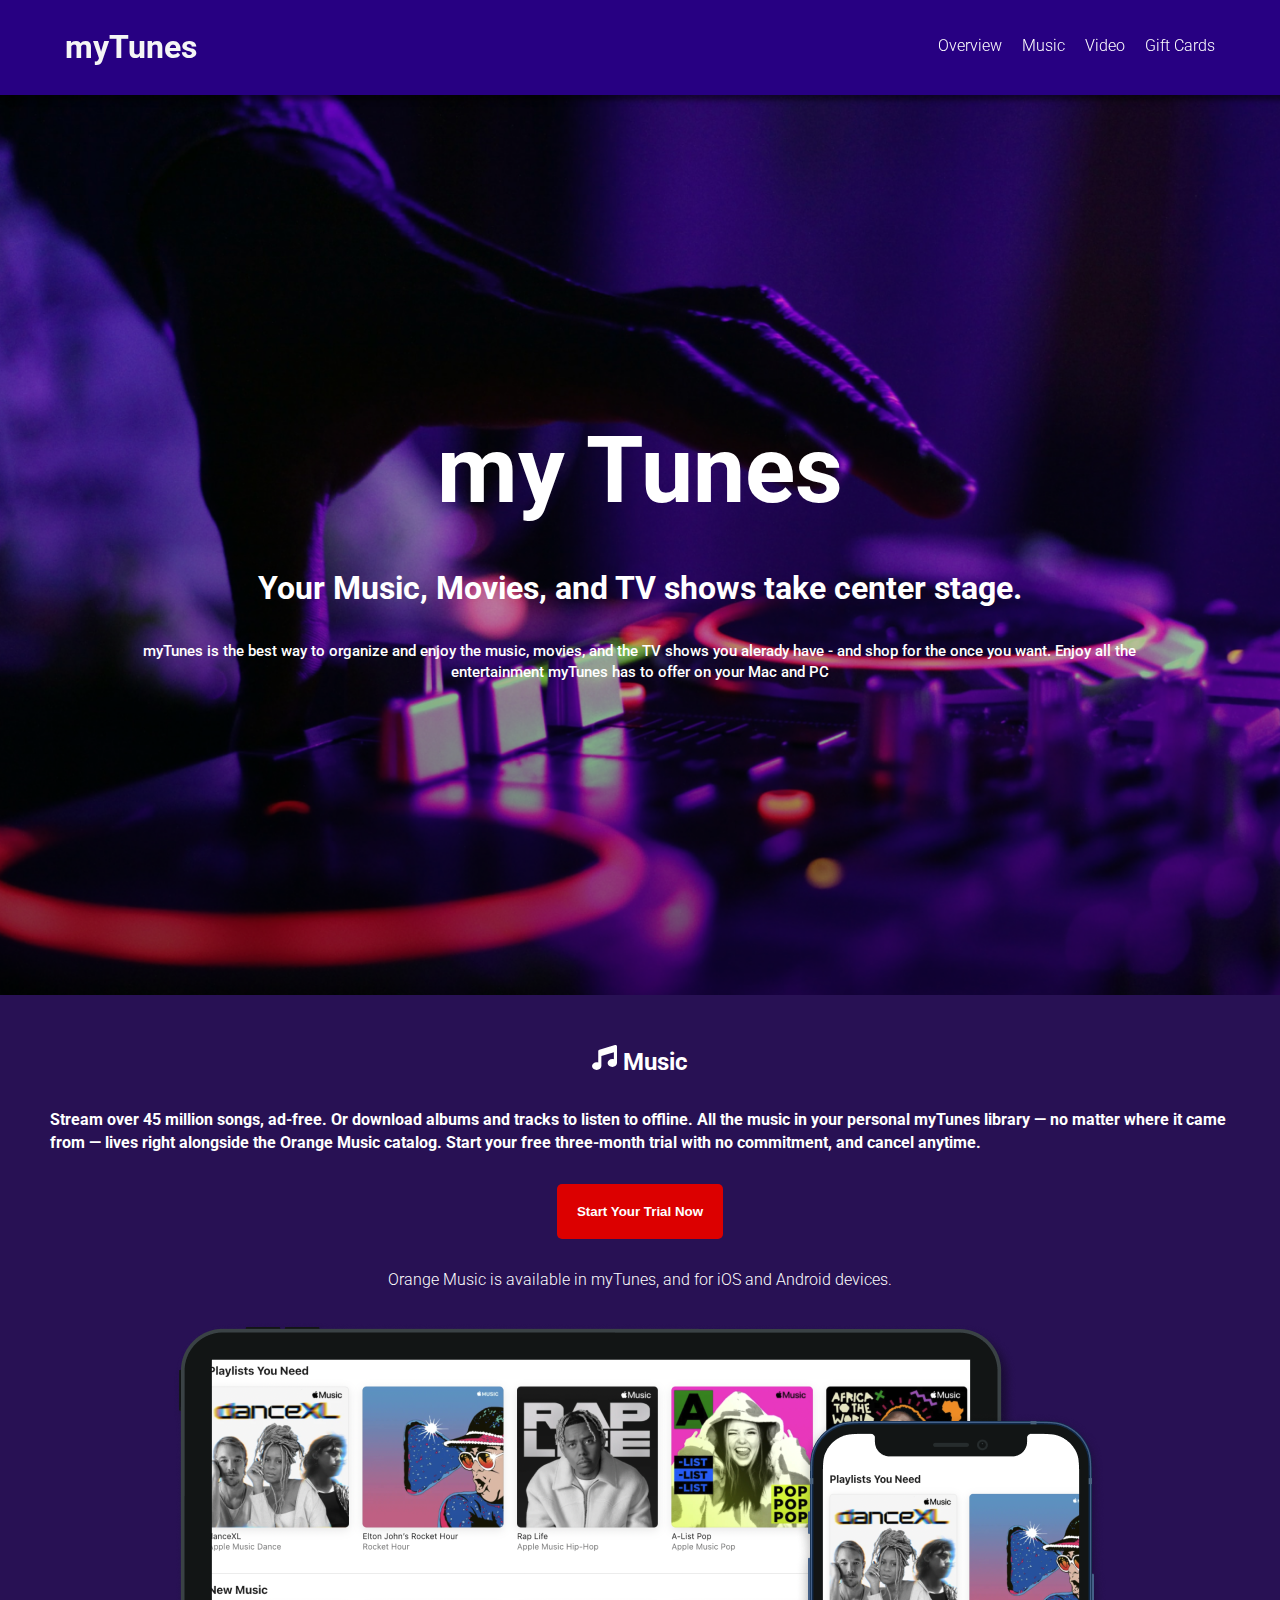
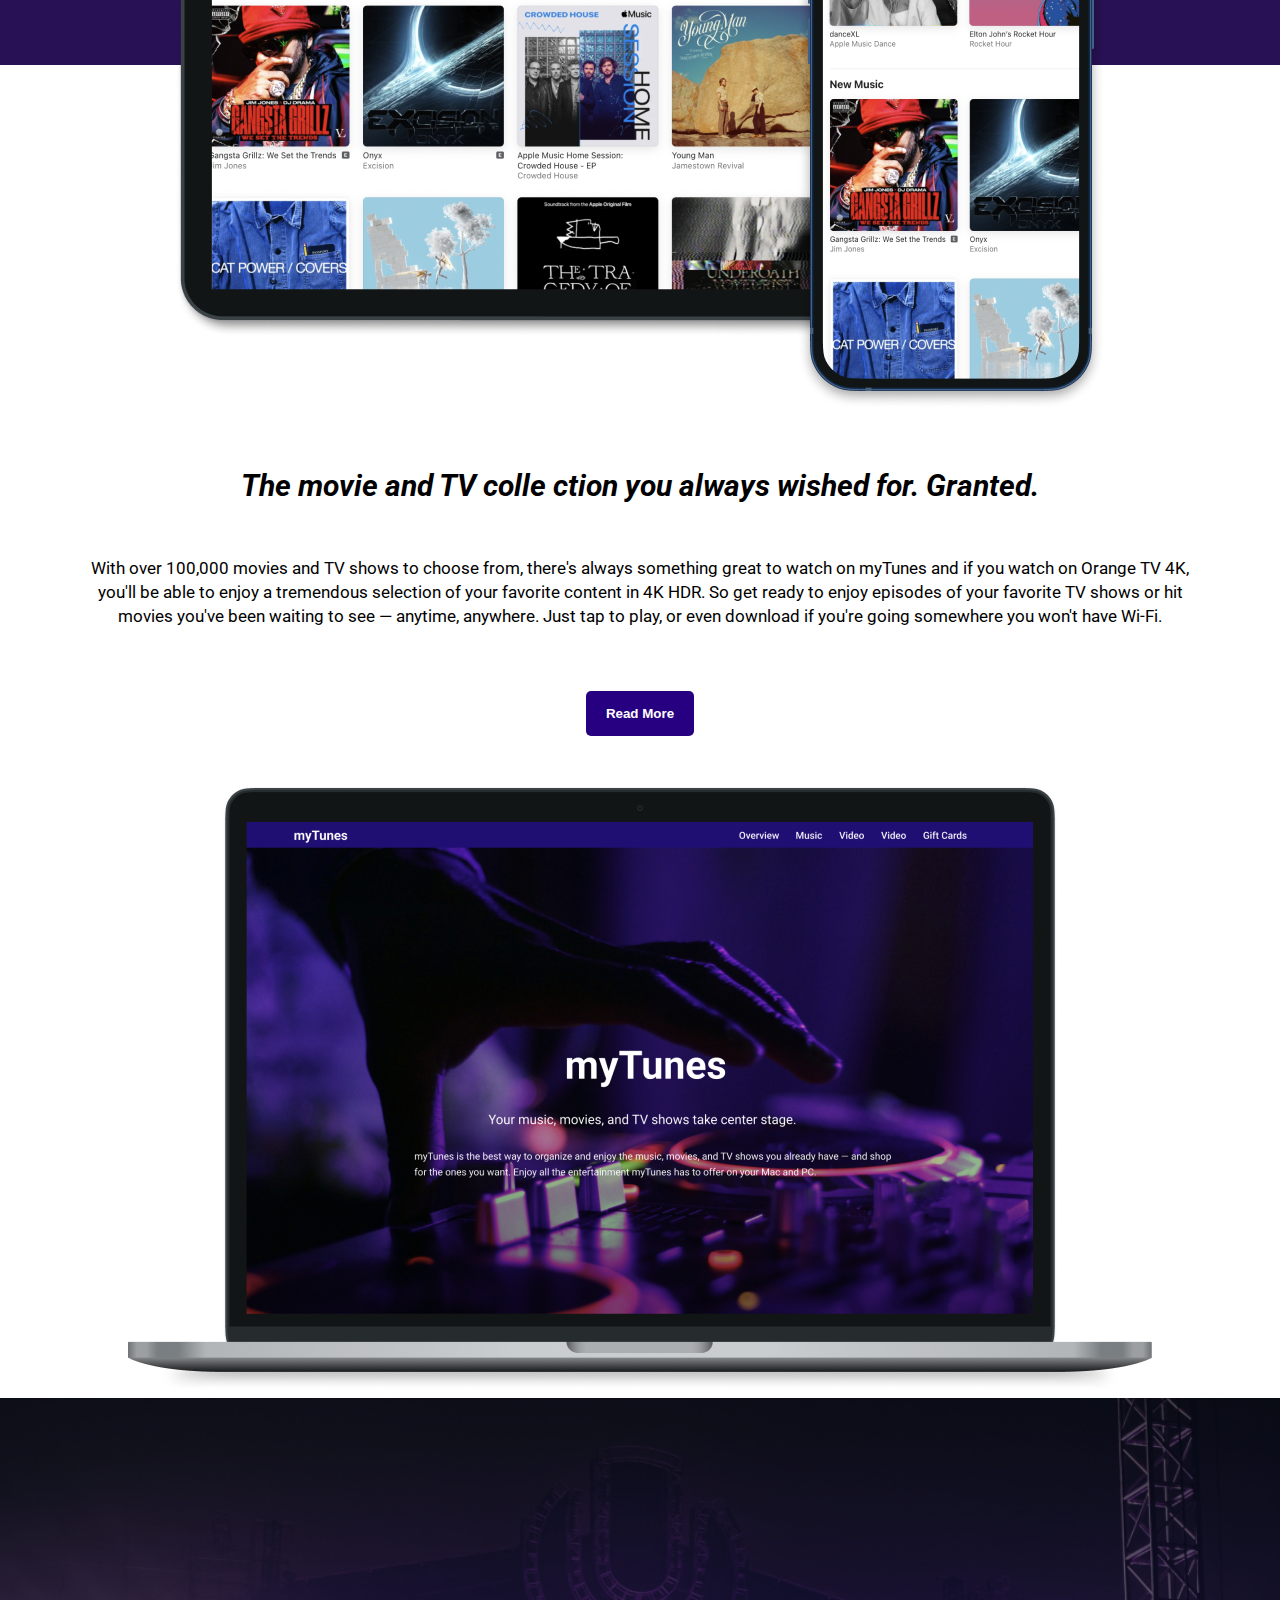
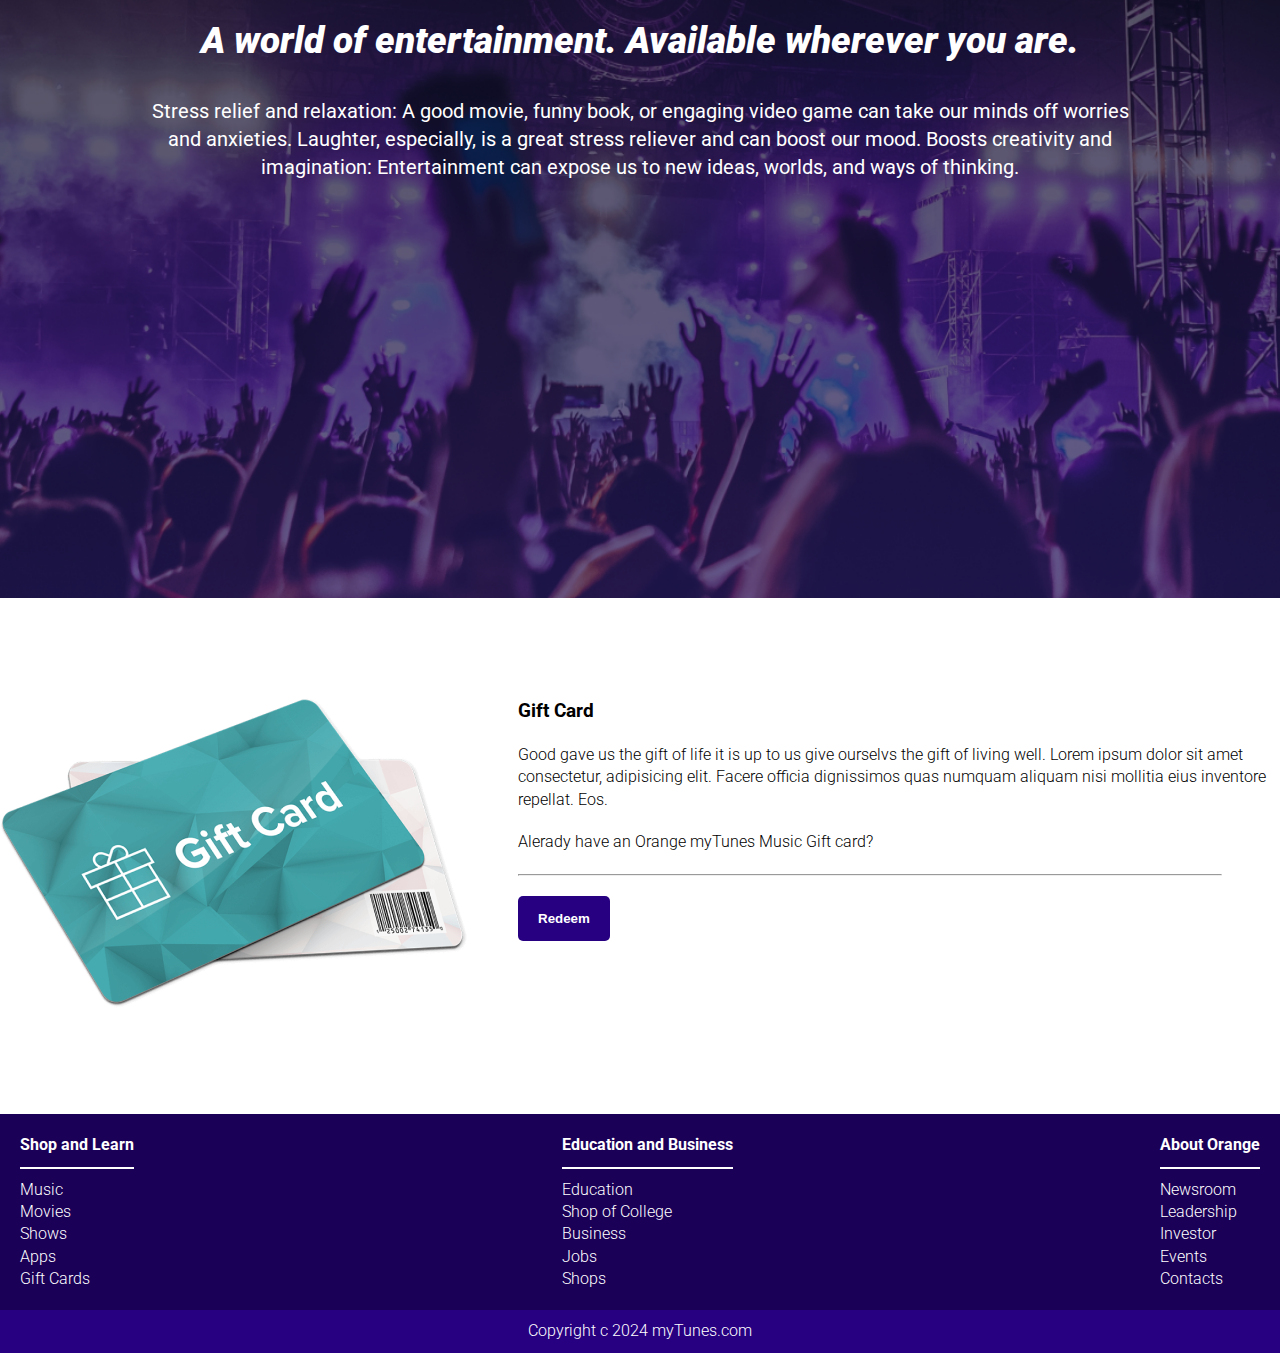
<file: index.html>
<!DOCTYPE html>
<html lang="en">
  <head>
    <meta charset="UTF-8" />
    <meta name="viewport" content="width=device-width, initial-scale=1.0" />
    <title>myTunes Website</title>
    <link rel="stylesheet" href="style.css" />
    <link
      rel="shortcut icon"
      href="/images/icons8-music-48.png"
      type="image/x-icon"
    />
  </head>
  <body>
    <header>
      <nav class="nav_container">
        <div class="logo">myTunes</div>
        <ul>
          <a href="#main">
            <li>Overview</li>
          </a>
          <a href="#music">
            <li>Music</li>
          </a>
          <a href="#video">
            <li>Video</li>
          </a>
          <a href="#gift">
            <li>Gift Cards</li>
          </a>
        </ul>
      </nav>
    </header>
    <main>
      <section class="main-section" id="main">
        <div class="container">
          <h1>my Tunes</h1>
          <h3>Your Music, Movies, and TV shows take center stage.</h3>
          <p>
            myTunes is the best way to organize and enjoy the music, movies, and
            the TV shows you alerady have - and shop for the once you want.
            Enjoy all the entertainment myTunes has to offer on your Mac and PC
          </p>
        </div>
      </section>
      <section class="music" id="music">
        <div class="container">
          <h2>
            <span
              ><img
                class="invert"
                src="/images/icon_music.svg"
                height="25px"
                width="25px"
                alt="music"
            /></span>
            Music
          </h2>
          <h4>
            Stream over 45 million songs, ad-free. Or download albums and tracks
            to listen to offline. All the music in your personal myTunes library
            — no matter where it came from — lives right alongside the Orange
            Music catalog. Start your free three-month trial with no commitment,
            and cancel anytime.
          </h4>
          <a href="music.html"
            ><button class="primary_button">Start Your Trial Now</button></a
          >
          <p>
            Orange Music is available in myTunes, and for iOS and Android
            devices.
          </p>
          <div class="ipad">
            <img src="/images/ipad-iphone.png" alt="ipad" />
          </div>
        </div>
      </section>
      <section class="about_music container">
        <h3>The movie and TV colle ction you always wished for. Granted.</h3>
        <p>
          With over 100,000 movies and TV shows to choose from, there's always
          something great to watch on myTunes and if you watch on Orange TV 4K,
          you'll be able to enjoy a tremendous selection of your favorite
          content in 4K HDR. So get ready to enjoy episodes of your favorite TV
          shows or hit movies you've been waiting to see — anytime, anywhere.
          Just tap to play, or even download if you're going somewhere you won't
          have Wi-Fi.
        </p>
        <button class="secoundary_button">Read More</button>
        <div class="mac">
          <img src="/images/mac.png" alt="Macbook" />
        </div>
      </section>
      <section class="video" id="video">
        <div class="container">
          <h3>A world of entertainment. Available wherever you are.</h3>
          <p>
            Stress relief and relaxation: A good movie, funny book, or engaging
            video game can take our minds off worries and anxieties. Laughter,
            especially, is a great stress reliever and can boost our mood.
            Boosts creativity and imagination: Entertainment can expose us to
            new ideas, worlds, and ways of thinking.
          </p>
        </div>
      </section>
      <div class="container">
        <section class="gift" id="gift">
          <div class="gift_card">
            <img src="/images/gift_card.png" alt="gift" />
          </div>
          <div class="gift_content">
            <h3>Gift Card</h3>
            <p>
              Good gave us the gift of life it is up to us give ourselvs the
              gift of living well. Lorem ipsum dolor sit amet consectetur,
              adipisicing elit. Facere officia dignissimos quas numquam aliquam
              nisi mollitia eius inventore repellat. Eos.
            </p>
            <p>Alerady have an Orange myTunes Music Gift card?</p>
            <hr />
            <button class="secoundary_button">Redeem</button>
          </div>
        </section>
      </div>
    </main>
    <footer class="footer">
      <section class="footer_up">
        <div class="container">
          <div class="footer_links">
            <h4>Shop and Learn</h4>
            <ul>
              <li>Music</li>
              <li>Movies</li>
              <li>Shows</li>
              <li>Apps</li>
              <li>Gift Cards</li>
            </ul>
          </div>
          <div class="footer_links">
            <h4>Education and Business</h4>
            <ul>
              <li>Education</li>
              <li>Shop of College</li>
              <li>Business</li>
              <li>Jobs</li>
              <li>Shops</li>
            </ul>
          </div>
          <div class="footer_links">
            <ul>
              <h4>About Orange</h4>
              <li>Newsroom</li>
              <li>Leadership</li>
              <li>Investor</li>
              <li>Events</li>
              <li>Contacts</li>
            </ul>
          </div>
        </div>
      </section>
      <section class="footer_low">
        <p>Copyright c 2024 myTunes.com</p>
      </section>
    </footer>
  </body>
</html>
</file>
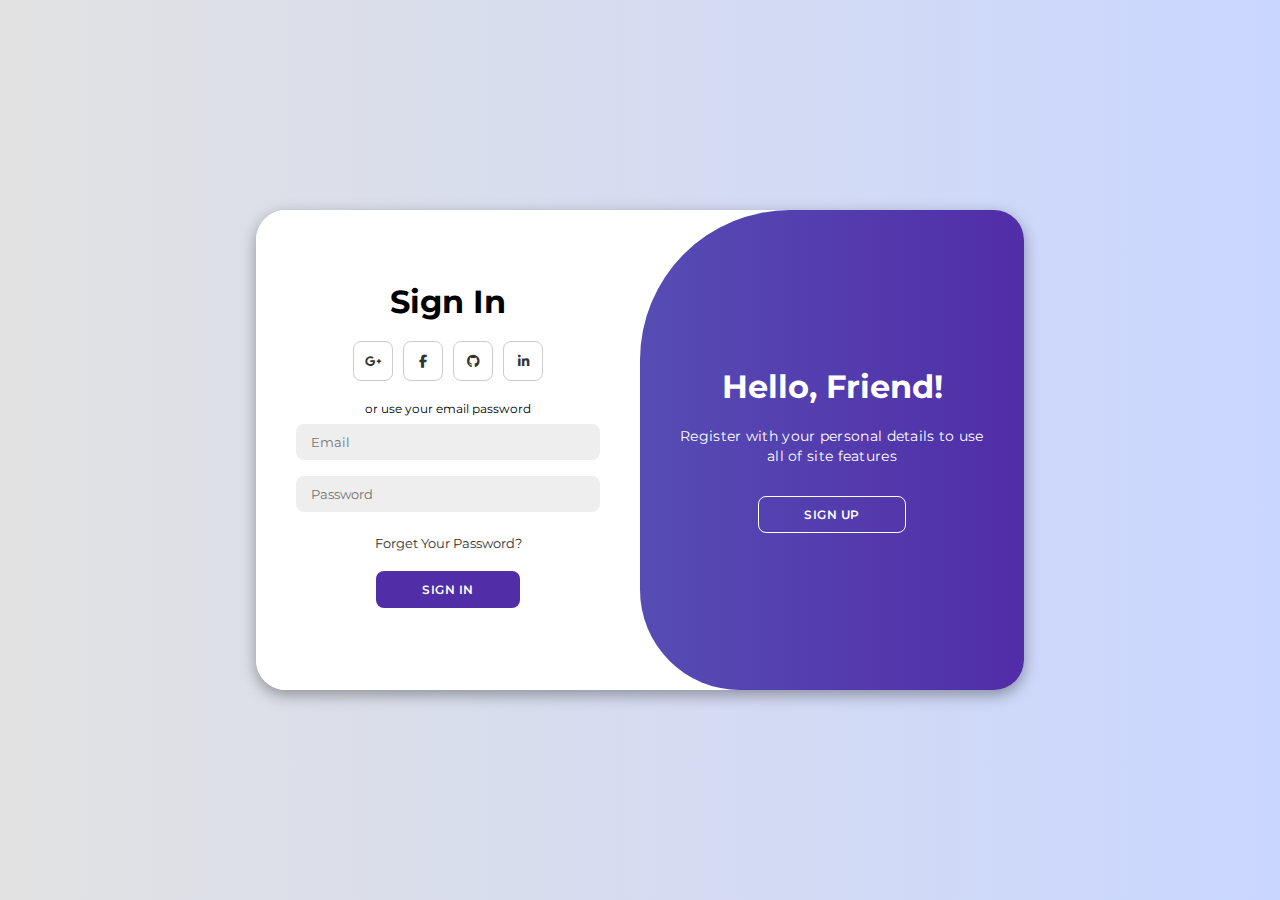
<file: Sign.html>
<!DOCTYPE html>
<html lang="en">
  <head>
    <meta charset="UTF-8" />
    <meta name="viewport" content="width=device-width, initial-scale=1.0" />
    <link
      rel="stylesheet"
      href="https://cdnjs.cloudflare.com/ajax/libs/font-awesome/6.4.2/css/all.min.css"
    />
    <link rel="stylesheet" href="sign.css" />
    <link
      rel="shortcut icon"
      href="/images/icons8-music-48.png"
      type="image/x-icon"
    />

    <title>myTunes Login Page</title>
  </head>

  <body>
    <div class="container" id="container">
      <div class="form-container sign-up">
        <form>
          <h1>Create Account</h1>
          <div class="social-icons">
            <a href="https://www.google.com" class="icon"
              ><i class="fa-brands fa-google-plus-g"></i
            ></a>
            <a href="https://www.facebook.com" class="icon"
              ><i class="fa-brands fa-facebook-f"></i
            ></a>
            <a href="https://www.github.com" class="icon"
              ><i class="fa-brands fa-github"></i
            ></a>
            <a href="https://www.linkedIn.com" class="icon"
              ><i class="fa-brands fa-linkedin-in"></i
            ></a>
          </div>
          <span>or use your email for registeration</span>
          <input type="text" placeholder="Name" />
          <input type="email" placeholder="Email" />
          <input type="password" placeholder="Password" />
          <button>Sign Up</button>
        </form>
      </div>
      <div class="form-container sign-in">
        <form>
          <h1>Sign In</h1>
          <div class="social-icons">
            <a href="https://www.google.com" class="icon"
              ><i class="fa-brands fa-google-plus-g"></i
            ></a>
            <a href="https://www.facebook.com" class="icon"
              ><i class="fa-brands fa-facebook-f"></i
            ></a>
            <a href="https://www.github.com" class="icon"
              ><i class="fa-brands fa-github"></i
            ></a>
            <a href="https://www.linkedIn.com" class="icon"
              ><i class="fa-brands fa-linkedin-in"></i
            ></a>
          </div>
          <span>or use your email password</span>
          <input type="email" placeholder="Email" />
          <input type="password" placeholder="Password" />
          <a href="#">Forget Your Password?</a>
          <a href="index.html" id="sign">Sign In</a>
        </form>
      </div>
      <div class="toggle-container">
        <div class="toggle">    
          <div class="toggle-panel toggle-left">
            <h1>Welcome Back!</h1>
            <p>Enter your personal details to use all of site features</p>
            <button class="hidden" id="login">Sign In</button>
          </div>
          <div class="toggle-panel toggle-right">
            <h1>Hello, Friend!</h1>
            <p>
              Register with your personal details to use all of site features
            </p>
            <button class="hidden" id="register">Sign Up</button>
          </div>
        </div>
      </div>
    </div>
    <script src="script.js"></script>
  </body>
</html>
</file>
<file: style.css>
@import url("https://fonts.googleapis.com/css2?family=Roboto:ital,wght@0,100;0,300;0,400;0,500;0,700;0,900;1,100;1,300;1,400;1,500;1,700;1,900&display=swap");
:root {
  --purple500: #281154;
  --purple300: #270082;
  --purple600: #1b0058;
  --red600: #dc0000;
  --body: #f9f6ff;
  --max-width: 1200px;
}
* {
  padding: 0;
  margin: 0;
  box-sizing: border-box;
}
html,
body {
  font-family: "Roboto", sans-serif;
  font-weight: 300;
  line-height: 1.4;
  scroll-behavior: smooth;
}
.nav_container {
  max-width: 1200px;
  margin: 0 auto;
}
.nav_container ul li {
  list-style-type: none;
}
a {
  text-decoration: none;
  color: white;
}
.logo {
  color: whitesmoke;
  font-size: 32px;
  font-weight: 700;
}
header {
  background-color: var(--purple300);
  position: sticky;
  z-index: 100;
  top: 0;
  box-shadow: 5px 5px 5px rgba(0, 0, 0, 0.5);
}
nav {
  display: flex;
  justify-content: space-between;
  align-items: center;
  padding: 25px;
}
nav ul {
  display: flex;
  gap: 20px;
}
nav ul li {
  border-bottom: 2px solid transparent;
  transition: 0.2s ease-in;
}
nav ul li:hover {
  border-bottom: 2px solid white;
  transition: 0.2s ease-in;
}
.main-section {
  background-image: url(images/main.png);
  height: 100vh;
  display: grid;
  color: white;
  place-items: center;
  text-align: center;
}
.main-section .container {
  display: flex;
  flex-direction: column;
  gap: 30px;
}
.main-section h1 {
  font-size: 93px;
}
.main-section h3 {
  font-size: 32px;
}
.main-section p {
  font-size: 15px;
  font-weight: 500;
  width: 78vw;
}
.music {
  padding: 50px;
  background-color: var(--purple500);
}
.music .container {
  display: flex;
  flex-direction: column;
  gap: 30px;
  justify-content: center;
  align-items: center;
  color: white;
}
.ipad {
  margin-top: -400px;
  position: relative;
  top: 400px;
}
.primary_button {
  background-color: var(--red600);
  border: none;
  padding: 20px;
  border-radius: 5px;
  color: white;
  font-weight: bold;
  cursor: pointer;
  transition: 0.4s ease-in-out;
}
.primary_button:hover {
  opacity: 0.8;
  transition: 0.2s ease-in-out;
}
.secoundary_button {
  background-color: var(--purple300);
  color: white;
  font-weight: bold;
  cursor: pointer;
  transition: 0.4s ease-in-out;
  padding: 15px 20px;
  border: none;
  text-align: center;
  border-radius: 5px;
}
.secoundary_button:hover {
  opacity: 0.8;
  transition: 0.2s ease-in-out;
}
.invert {
  filter: invert(1);
}
.about_music {
  padding-top: 400px;
  display: grid;
  place-items: center;
  gap: 50px;
  text-align: center;
}
.about_music h3 {
  font-style: italic;
  font-size: 30px;
}
.about_music p {
  font-size: 17px;
  width: 89vw;
  font-weight: 400;
  margin-bottom: 13px;
}
.video {
  background-image: url(images/video.png);
  min-height: 800px;
  display: grid;
  place-items: center;
  align-items: center;
  text-align: center;
  color: white;
  gap: 30px;
}
.video .container {
  display: flex;
  gap: 30px;
  margin-top: -200px;
  flex-direction: column;
}
.video h3 {
  font-style: italic;
  font-size: 37px;
  font-weight: 900;
}
.video p {
  font-size: 20px;
  width: 77vw;
  font-weight: 400;
}
.main-section,
.video {
  position: relative;
  background-size: cover;
  background-position: center;
  background-repeat: no-repeat;
}
.gift {
  display: flex;
  justify-content: center;
  margin: 100px 0;
  gap: 50px;
  scroll-margin: 120px;
}
.gift_content {
  display: flex;
  flex-direction: column;
  gap: 20px;
  align-items: flex-start;
}
.gift_content hr {
  width: 55vw;
  color: black;
}
.footer_up {
  background-color: var(--purple600);
  padding: 20px;
  color: white;
}
.footer .container {
  display: flex;
  color: white;
  justify-content: space-between;
}
.footer_links ul {
  list-style-type: none;
  text-align: start;
}
.footer_links h4 {
  padding-bottom: 10px;
  border-bottom: 2px solid white;
  margin-bottom: 10px;
}
.footer_low {
  background-color: var(--purple300);
  display: flex;
  justify-content: center;
  color: white;
  padding: 10px;
}
section {
  scroll-margin: 70px;
}
</file>
<file: sign.css>
@import url("https://fonts.googleapis.com/css2?family=Montserrat:wght@300;400;500;600;700&display=swap");

* {
  margin: 0;
  padding: 0;
  box-sizing: border-box;
  font-family: "Montserrat", sans-serif;
}

body {
  background-color: #c9d6ff;
  background: linear-gradient(to right, #e2e2e2, #c9d6ff);
  display: flex;
  align-items: center;
  justify-content: center;
  flex-direction: column;
  height: 100vh;
}

.container {
  background-color: #fff;
  border-radius: 30px;
  box-shadow: 0 5px 15px rgba(0, 0, 0, 0.35);
  position: relative;
  overflow: hidden;
  width: 768px;
  max-width: 100%;
  min-height: 480px;
}

.container p {
  font-size: 14px;
  line-height: 20px;
  letter-spacing: 0.3px;
  margin: 20px 0;
}

.container span {
  font-size: 12px;
}

.container a {
  color: #333;
  font-size: 13px;
  text-decoration: none;
  margin: 15px 0 10px 0;
}

.container button {
  background-color: #512da8;
  color: #fff;
  font-size: 12px;
  padding: 10px 45px;
  border: 1px solid transparent;
  border-radius: 8px;
  font-weight: 600;
  letter-spacing: 0.5px;
  text-transform: uppercase;
  margin-top: 10px;
  cursor: pointer;
}

.container button.hidden {
  background-color: transparent;
  border-color: #fff;
}

.container form {
  background-color: #fff;
  display: flex;
  align-items: center;
  justify-content: center;
  flex-direction: column;
  padding: 0 40px;
  height: 100%;
}

.container input {
  background-color: #eee;
  border: none;
  margin: 8px 0;
  padding: 10px 15px;
  font-size: 13px;
  border-radius: 8px;
  width: 100%;
  outline: none;
}

.form-container {
  position: absolute;
  top: 0;
  height: 100%;
  transition: all 0.6s ease-in-out;
}

.sign-in {
  left: 0;
  width: 50%;
  z-index: 2;
}

.container.active .sign-in {
  transform: translateX(100%);
}

.sign-up {
  left: 0;
  width: 50%;
  opacity: 0;
  z-index: 1;
}

.container.active .sign-up {
  transform: translateX(100%);
  opacity: 1;
  z-index: 5;
  animation: move 0.6s;
}

@keyframes move {
  0%,
  49.99% {
    opacity: 0;
    z-index: 1;
  }
  50%,
  100% {
    opacity: 1;
    z-index: 5;
  }
}

.social-icons {
  margin: 20px 0;
}

.social-icons a {
  border: 1px solid #ccc;
  border-radius: 20%;
  display: inline-flex;
  justify-content: center;
  align-items: center;
  margin: 0 3px;
  width: 40px;
  height: 40px;
}

.toggle-container {
  position: absolute;
  top: 0;
  left: 50%;
  width: 50%;
  height: 100%;
  overflow: hidden;
  transition: all 0.6s ease-in-out;
  border-radius: 150px 0 0 100px;
  z-index: 1000;
}

.container.active .toggle-container {
  transform: translateX(-100%);
  border-radius: 0 150px 100px 0;
}

.toggle {
  background-color: #512da8;
  height: 100%;
  background: linear-gradient(to right, #5c6bc0, #512da8);
  color: #fff;
  position: relative;
  left: -100%;
  height: 100%;
  width: 200%;
  transform: translateX(0);
  transition: all 0.6s ease-in-out;
}

.container.active .toggle {
  transform: translateX(50%);
}

.toggle-panel {
  position: absolute;
  width: 50%;
  height: 100%;
  display: flex;
  align-items: center;
  justify-content: center;
  flex-direction: column;
  padding: 0 30px;
  text-align: center;
  top: 0;
  transform: translateX(0);
  transition: all 0.6s ease-in-out;
}

.toggle-left {
  transform: translateX(-200%);
}

.container.active .toggle-left {
  transform: translateX(0);
}

.toggle-right {
  right: 0;
  transform: translateX(0);
}

.container.active .toggle-right {
  transform: translateX(200%);
}
#sign {
  background-color: #512da8;
  color: #fff;
  font-size: 12px;
  padding: 10px 45px;
  border: 1px solid transparent;
  border-radius: 8px;
  font-weight: 600;
  letter-spacing: 0.5px;
  text-transform: uppercase;
  margin-top: 10px;
  cursor: pointer;
}
</file>
